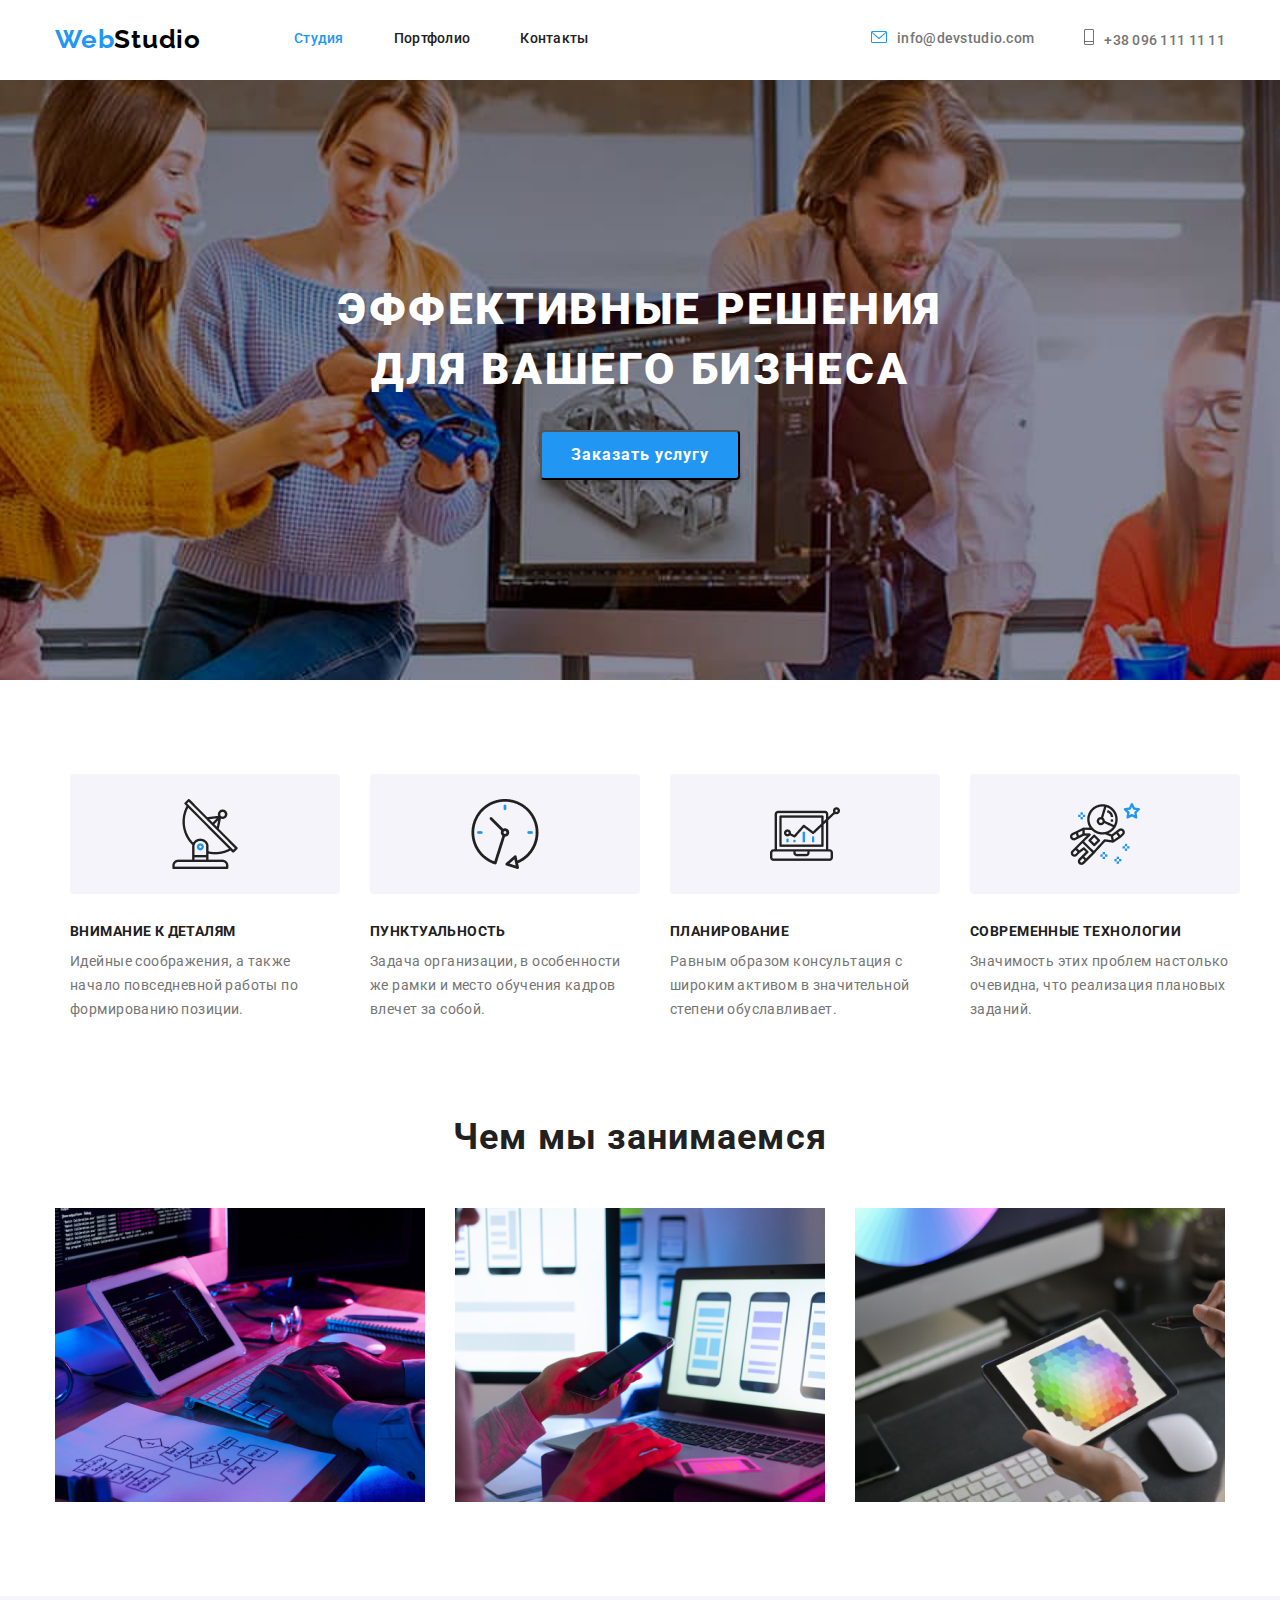
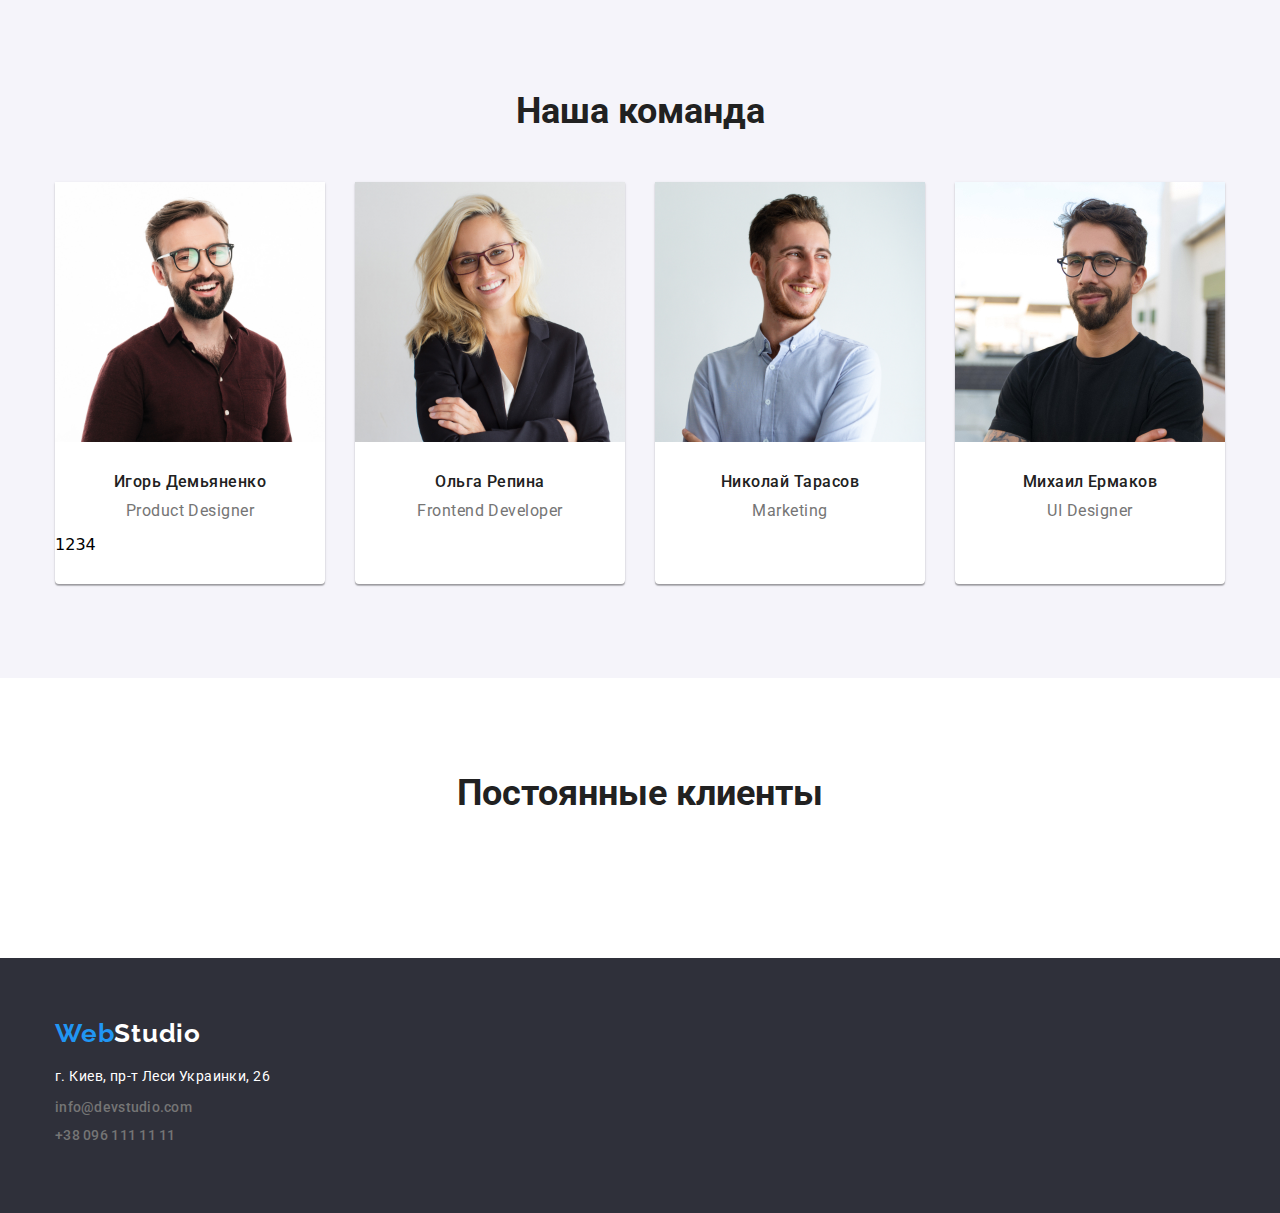
<file: index.html>
<!DOCTYPE html>
<html lang="en">
    <head>
        <meta charset="UTF-8" />
        <meta name="viewport" content="width=device-width, initial-scale=1.0" />
        <title>WebStudio</title>
        <link
            href="https://fonts.googleapis.com/css2?family=Raleway:wght@700&family=Roboto:wght@400;500;700;900&display=swap"
            rel="stylesheet"
        />
        <link
            rel="stylesheet"
            href="https://cdnjs.cloudflare.com/ajax/libs/modern-normalize/1.0.0/modern-normalize.min.css"
        />
        <link rel="stylesheet" href="./css/styles.css" />
    </head>
    <body>
        <header class="page-header">
            <div class="container main-nav">
                <nav class="nav-nav">
                    <a href="./index.html" class="logo">Web<span class="logospan">Studio</span></a>
                    <ul class="site-nav">
                        <li><a href="./index.html" class="link current">Студия</a></li>
                        <li><a href="./portfolio.html" class="link">Портфолио</a></li>
                        <li><a href="" class="link">Контакты</a></li>
                    </ul>
                </nav>

                <ul class="upper-contacts">
                    <li class="item"><a href="mailto:info@devstudio.com" class="contacts">info@devstudio.com</a></li>
                    <li class="item"><a href="tel:+380961111111" class="contacts">+38 096 111 11 11</a></li>
                </ul>
            </div>
        </header>

        <main>
            <section class="hero">
                <div class="container">
                    <h1 class="herotitle">
                        Эффективные решения <br />
                        для вашего бизнеса
                    </h1>
                    <button class="herobutton" type="button">Заказать услугу</button>
                </div>
            </section>
            <section class="description">
                <div class="container">
                    <ul class="description-list">
                        <li class="item details-attention">
                            <h3 class="desctitle">Внимание к деталям</h3>
                            <p class="desctext">
                                Идейные соображения, а также начало повседневной работы по формированию позиции.
                            </p>
                        </li>
                        <li class="item being-ontime">
                            <h3 class="desctitle">Пунктуальность</h3>
                            <p class="desctext">
                                Задача организации, в особенности же рамки и место обучения кадров влечет за собой.
                            </p>
                        </li>
                        <li class="item planning">
                            <h3 class="desctitle">Планирование</h3>
                            <p class="desctext">
                                Равным образом консультация с широким активом в значительной степени обуславливает.
                            </p>
                        </li>
                        <li class="item technologies">
                            <h3 class="desctitle">Современные технологии</h3>
                            <p class="desctext">
                                Значимость этих проблем настолько очевидна, что реализация плановых заданий.
                            </p>
                        </li>
                    </ul>
                </div>
            </section>
            <section class="function">
                <div class="container">
                    <h2 class="functitle">Чем мы занимаемся</h2>
                    <ul class="functitle-list">
                        <li class="functitle-list-item">
                            <img src="./box1.jpg" width="370" height="294" alt="img1" />
                        </li>
                        <li class="functitle-list-item">
                            <img src="./box2.jpg" width="370" height="294" alt="img2" />
                        </li>
                        <li class="functitle-list-item">
                            <img src="./box3.jpg" width="370" height="294" alt="img3" />
                        </li>
                    </ul>
                </div>
            </section>
            <section class="team">
                <div class="container">
                    <h2 class="teamheader">Наша команда</h2>
                    <ul class="flex-container">
                        <li class="flex-item">
                            <img src="./images/img1.jpg" width="270" height="260" alt="Игорь Демьяненко" />
                            <h5 class="teamitem">Игорь Демьяненко</h5>
                            <p class="itemposition">Product Designer</p>
                            <ul class="social-networks">
                                <li class="insta">1</li>
                                <li class="twitter">2</li>
                                <li class="facebook">3</li>
                                <li class="linkedin">4</li>
                            </ul>
                        </li>
                        <li class="flex-item">
                            <img src="./images/img2.jpg" width="270" height="260" alt="Ольга Репина" />
                            <h5 class="teamitem">Ольга Репина</h5>
                            <p class="itemposition">Frontend Developer</p>
                        </li>
                        <li class="flex-item">
                            <img src="./images/img3.jpg" width="270" height="260" alt="Николай Тарасов" />
                            <h5 class="teamitem">Николай Тарасов</h5>
                            <p class="itemposition">Marketing</p>
                        </li>
                        <li class="flex-item">
                            <img src="./images/img4.jpg" width="270" height="260" alt="Михаил Ермаков" />
                            <h5 class="teamitem">Михаил Ермаков</h5>
                            <p class="itemposition">UI Designer</p>
                        </li>
                    </ul>
                </div>
            </section>
            <section class="clients">
                <div class="container">
                    <h2 class="clients-header">Постоянные клиенты</h2>
                </div>
            </section>
        </main>
        <footer class="footer">
            <div class="container">
                <a href="/" class="footerlogo">Web<span class="footerlogospan">Studio</span></a>
                <ul class="footer-list">
                    <li class="footer-list-item"><address class="address">г. Киев, пр-т Леси Украинки, 26</address></li>
                    <li class="footer-list-item">
                        <a href="mailto:info@devstudio.com" class="contacts">info@devstudio.com</a>
                    </li>
                    <li class="footer-list-item"><a href="tel:+380961111111" class="contacts">+38 096 111 11 11</a></li>
                </ul>
            </div>
        </footer>
    </body>
</html>
</file>
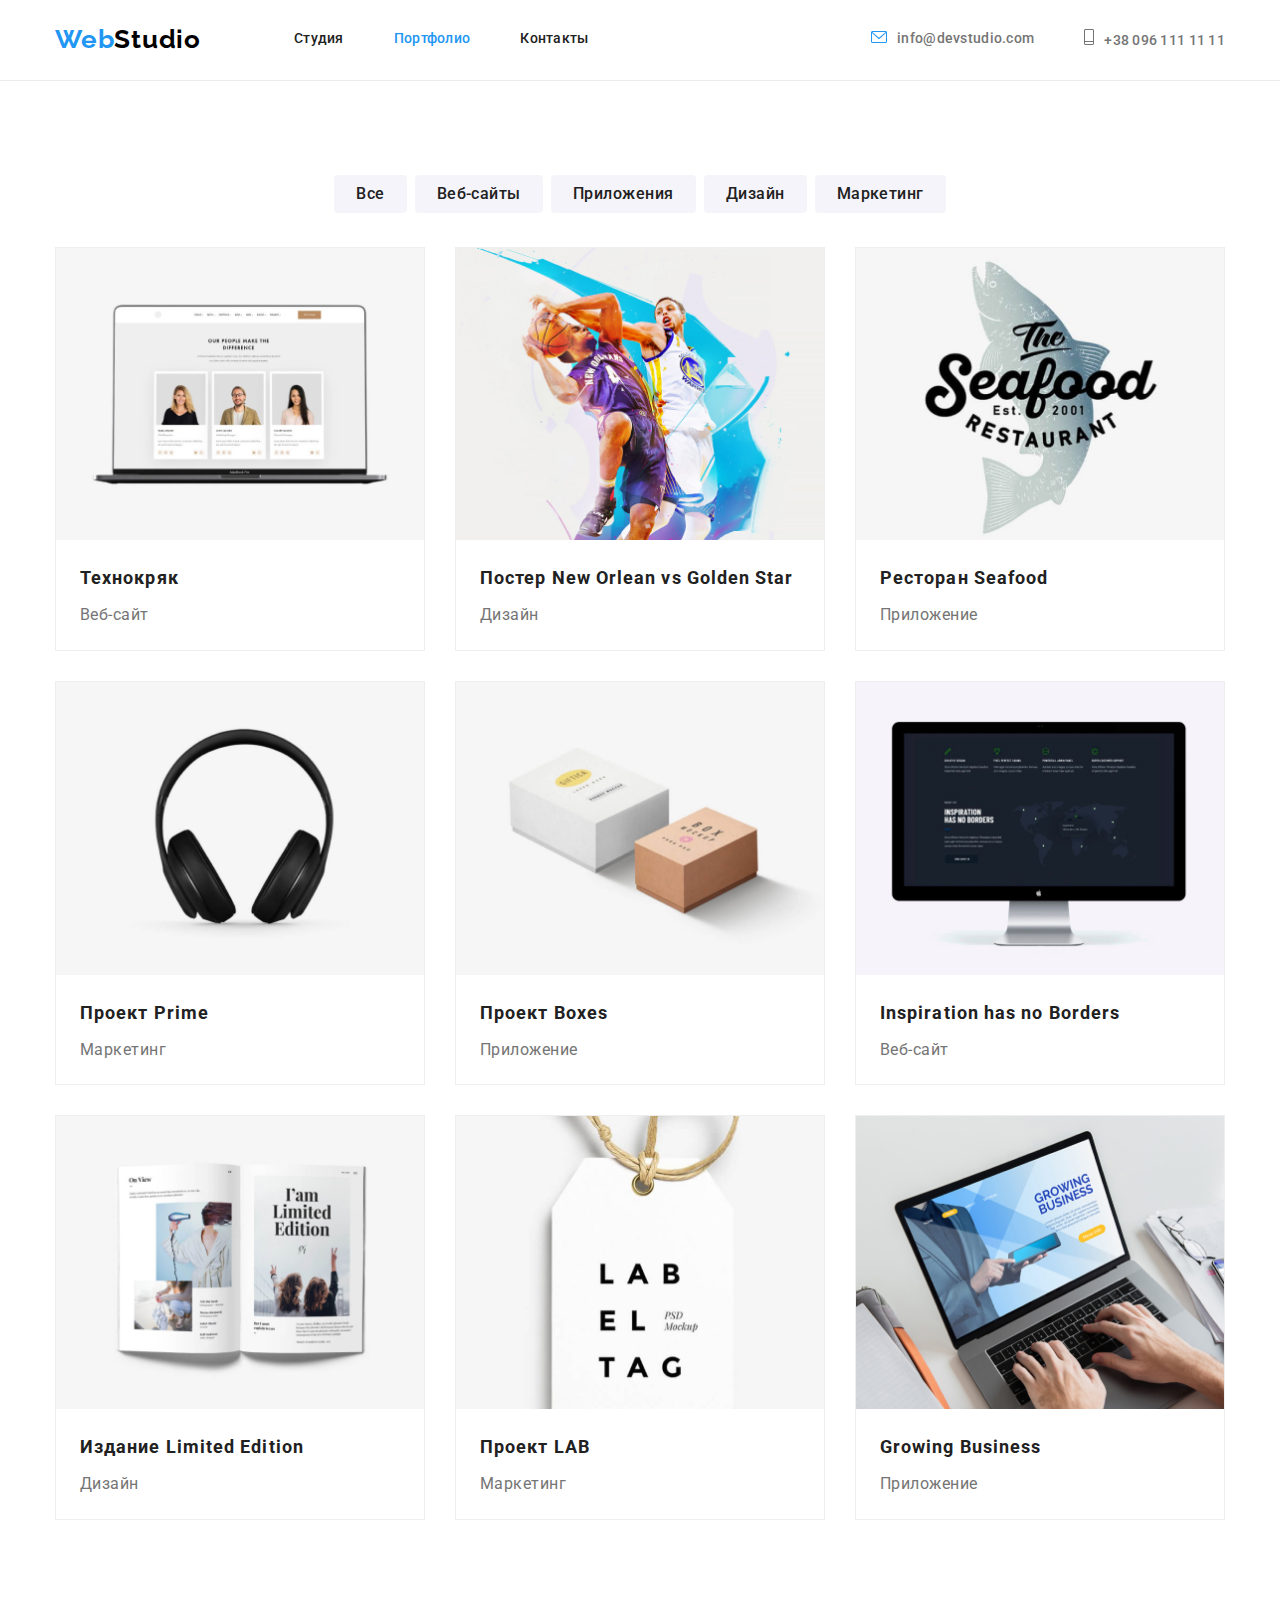
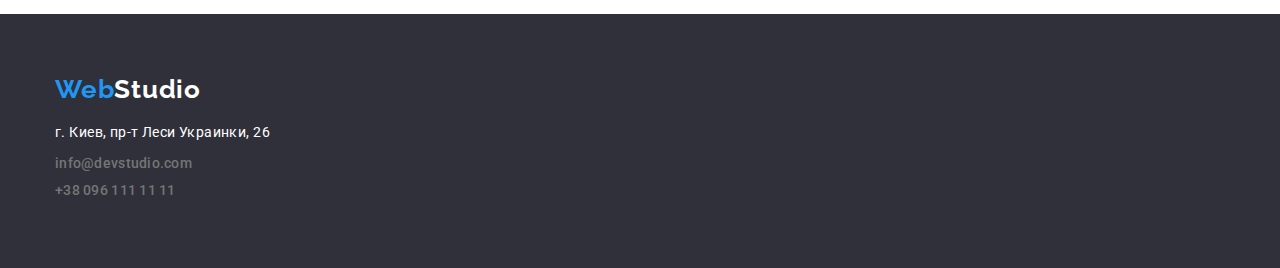
<file: portfolio.html>
<!DOCTYPE html>
<html lang="en">
    <head>
        <meta charset="UTF-8" />
        <meta name="viewport" content="width=device-width, initial-scale=1.0" />
        <title>Portfolio</title>
        <link
            href="https://fonts.googleapis.com/css2?family=Raleway:wght@700&family=Roboto:wght@400;500;700;900&display=swap"
            rel="stylesheet"
        />
        <link
            rel="stylesheet"
            href="https://cdnjs.cloudflare.com/ajax/libs/modern-normalize/1.0.0/modern-normalize.min.css"
        />
        <link rel="stylesheet" href="./css/styles.css" />
    </head>
    <body>
        <header class="page-header border-bottom">
            <div class="container main-nav">
                <nav class="nav-nav">
                    <a href="./index.html" class="logo">Web<span class="logospan">Studio</span></a>
                    <ul class="site-nav">
                        <li class="item"><a href="./index.html" class="link">Студия</a></li>
                        <li class="item"><a href="" class="link current">Портфолио</a></li>
                        <li class="item"><a href="" class="link">Контакты</a></li>
                    </ul>
                </nav>
                <ul class="upper-contacts">
                    <li class="item"><a href="mailto:info@devstudio.com" class="contacts">info@devstudio.com</a></li>
                    <li class="item"><a href="tel:+380961111111" class="contacts">+38 096 111 11 11</a></li>
                </ul>
            </div>
        </header>
        <main>
            <section class="ourprojects">
                <div class="container">
                    <h1></h1>
                    <ul class="project-button-group">
                        <li class="project-button-item">
                            <button class="projectbutton" type="button">Все</button>
                        </li>
                        <li class="project-button-item">
                            <button class="projectbutton" type="button">Веб-сайты</button>
                        </li>
                        <li class="project-button-item">
                            <button class="projectbutton" type="button">Приложения</button>
                        </li>
                        <li class="project-button-item">
                            <button class="projectbutton" type="button">Дизайн</button>
                        </li>
                        <li class="project-button-item">
                            <button class="projectbutton" type="button">Маркетинг</button>
                        </li>
                    </ul>

                    <ul class="projects-info">
                        <li class="project-info-item">
                            <img src="./images/img5.jpg" width="370" height="294" alt="" />
                            <div class="project-info-box">
                                <h5 class="projecthead">Технокряк</h5>
                                <p class="projectdesc">Веб-сайт</p>
                            </div>
                        </li>
                        <li class="project-info-item">
                            <img src="./images/img6.jpg" width="370" height="294" alt="" />
                            <div class="project-info-box">
                                <h5 class="projecthead">Постер New Orlean vs Golden Star</h5>
                                <p class="projectdesc">Дизайн</p>
                            </div>
                        </li>
                        <li class="project-info-item">
                            <img src="./images/img7.jpg" width="370" height="294" alt="" />
                            <div class="project-info-box">
                                <h5 class="projecthead">Ресторан Seafood</h5>
                                <p class="projectdesc">Приложение</p>
                            </div>
                        </li>
                        <li class="project-info-item">
                            <img src="./images/img8.jpg" width="370" height="294" alt="" />
                            <div class="project-info-box">
                                <h5 class="projecthead">Проект Prime</h5>
                                <p class="projectdesc">Маркетинг</p>
                            </div>
                        </li>
                        <li class="project-info-item">
                            <img src="./images/img9.jpg" width="370" height="294" alt="" />
                            <div class="project-info-box">
                                <h5 class="projecthead">Проект Boxes</h5>
                                <p class="projectdesc">Приложение</p>
                            </div>
                        </li>
                        <li class="project-info-item">
                            <img src="./images/img10.jpg" width="370" height="294" alt="" />
                            <div class="project-info-box">
                                <h5 class="projecthead">Inspiration has no Borders</h5>
                                <p class="projectdesc">Веб-сайт</p>
                            </div>
                        </li>
                        <li class="project-info-item">
                            <img src="./images/img11.jpg" width="370" height="294" alt="" />
                            <div class="project-info-box">
                                <h5 class="projecthead">Издание Limited Edition</h5>
                                <p class="projectdesc">Дизайн</p>
                            </div>
                        </li>
                        <li class="project-info-item">
                            <img src="./images/img12.jpg" width="370" height="294" alt="" />
                            <div class="project-info-box">
                                <h5 class="projecthead">Проект LAB</h5>
                                <p class="projectdesc">Маркетинг</p>
                            </div>
                        </li>
                        <li class="project-info-item">
                            <img src="./images/img13.jpg" width="370" height="294" alt="" />
                            <div class="project-info-box">
                                <h5 class="projecthead">Growing Business</h5>
                                <p class="projectdesc">Приложение</p>
                            </div>
                        </li>
                    </ul>
                </div>
            </section>
        </main>
        <footer class="footer">
            <div class="container">
                <a href="/" class="footerlogo">Web<span class="footerlogospan">Studio</span></a>
                <ul class="footer-list">
                    <li class="footer-list-item"><address class="address">г. Киев, пр-т Леси Украинки, 26</address></li>
                    <li class="footer-list-item">
                        <a href="mailto:info@devstudio.com" class="contacts">info@devstudio.com</a>
                    </li>
                    <li class="footer-list-item"><a href="tel:+380961111111" class="contacts">+38 096 111 11 11</a></li>
                </ul>
            </div>
        </footer>
    </body>
</html>
</file>
<file: css/styles.css>
html {
    box-sizing: border-box;
}

*,
*::before,
*::after {
    box-sizing: inherit;
}

:root {
    --main-text-color: #212121;
    --hover-button-color: #2196f3;
    --secondary-color: #757575;
    --white: #ffffff;
    --hero-background-color: #2f303a;
    --secondary-section-background-color: #e5e5e5;
    --team-background-color: #f5f4fa;
}
a {
    text-decoration: none;
}

.list {
    padding: 0;
    margin: 0;
    list-style: none;
}

.container {
    width: 1200px;
    padding-left: 15px;
    padding-right: 15px;
    margin-right: auto;
    margin-left: auto;
}

h1,
h2,
h3,
h4,
h5,
p {
    margin-top: 0;
    margin-bottom: 0;
}

img {
    display: block;
    max-width: 100%;
    height: auto;
}

ul {
    list-style-type: none;
}

.page-header {
    padding-bottom: 25px;
    padding-top: 24px;
}
.main-nav {
    display: flex;
    width: 1200px;
    align-items: center;
    padding-left: 15px;
    padding-right: 15px;
    margin: 0 auto;
}

.logo {
    margin-right: 53px;

    font-family: Raleway, sans-serif;
    font-style: normal;
    font-weight: bold;
    font-size: 26px;
    line-height: 1.19;
    letter-spacing: 0.03em;

    color: var(--hover-button-color);
}

.logospan {
    color: black;
}

.site-nav .link.current {
    color: var(--hover-button-color);
}

.site-nav .link:hover,
focus {
    color: var(--hover-button-color);
}

.site-nav {
    display: flex;
    margin-top: 0;
    margin-bottom: 0;
}

.nav-nav {
    display: flex;
    align-items: center;
}

.site-nav :not(:last-child) {
    margin-right: 50px;
}

.site-nav .link {
    display: block;

    font-family: Roboto, sans-serif;
    font-style: normal;
    font-weight: 500;
    font-size: 14px;
    line-height: 1.14;
    letter-spacing: 0.02em;
    color: var(--main-text-color);
}

.upper-contacts {
    display: flex;
    margin-left: auto;
    margin-top: 0;
    margin-bottom: 0;
}

.upper-contacts .item + .item {
    margin-left: 50px;
}

.upper-contacts .item::before {
    display: inline-block;
    content: "";
    background-size: contain;
    background-repeat: no-repeat;
    margin-right: 10px;
    color: var(--secondary-color);
}

.upper-contacts .item:nth-child(1)::before {
    background-image: url("../images/envelope.svg");
    height: 12px;
    width: 16px;
}

.upper-contacts .item:nth-child(2)::before {
    background-image: url("../images/phone.svg");
    height: 16px;
    width: 10px;
}

.upper-contacts .item::before:hover {
    color: var(--hover-button-color);
}
.contacts {
    font-family: Roboto, sans-serif;
    font-style: normal;
    font-weight: 500;
    font-size: 14px;
    line-height: 16px;
    letter-spacing: 0.02em;
    color: var(--secondary-color);
}
.contacts:hover {
    color: var(--hover-button-color);
}

.border-bottom {
    border-bottom: 1px solid #ececec;
}
.hero {
    background-color: var(--hero-background-color);
    background-image: url("../images/hero-image.jpg");
    background-repeat: no-repeat;
    background-position: center;
    background-size: cover;
    background-attachment: fixed;
    align-items: center;
    height: 600px;
    padding-top: 200px;
    padding-bottom: 200px;
}

.herotitle {
    flex-wrap: wrap;
    margin-left: auto;
    margin-top: auto;
    margin-bottom: 30px;
    margin-right: auto;
    padding-left: auto;
    padding-right: auto;

    font-family: Roboto, sans-serif;
    font-style: normal;
    font-weight: 900;
    font-size: 44px;
    line-height: 1.36;
    text-align: center;
    letter-spacing: 0.06em;
    text-transform: uppercase;
    color: var(--white);
}

.herobutton {
    display: block;
    margin: 0 auto;
    border-radius: 4px;
    min-width: 200px;
    height: 50px;
    text-align: center;

    background: var(--hover-button-color);
    box-shadow: 0px 4px 4px rgba(0, 0, 0, 0.15);

    font-family: Roboto, sans-serif;
    font-style: normal;
    font-weight: bold;
    font-size: 16px;
    line-height: 1.88;
    letter-spacing: 0.06em;
    color: var(--white);
    cursor: pointer;
}

.description {
    padding-top: 94px;
    padding-bottom: 94px;
}
.description-list {
    display: flex;
    flex-wrap: wrap;
    margin-top: 213px;
    align-items: center;
    width: 1200px;
    align-items: center;
    padding-left: 15px;
    padding-right: 15px;
    margin: 0 auto;
}
.description-list .item {
    width: 270px;
}
.description-list .item:not(:last-child) {
    margin-right: 30px;
}

.description-list .item::before {
    display: block;
    content: "";
    height: 120px;
    background-repeat: no-repeat;
    background-position: center;
    background-color: var(--team-background-color);
    border-radius: 4px;
    margin-bottom: 30px;
}

.details-attention::before {
    background-image: url("../images/antenna1.png");
}

.being-ontime::before {
    background-image: url("../images/clock1.png");
}

.planning::before {
    background-image: url("../images/diagram1.png");
}

.technologies::before {
    background-image: url("../images/astronaut1.png");
}
.desctitle {
    margin-bottom: 10px;
    font-family: Roboto, sans-serif;
    font-style: normal;
    font-weight: bold;
    font-size: 14px;
    line-height: 1.14;
    letter-spacing: 0.03em;
    text-transform: uppercase;
    color: var(--main-text-color);
}

.desctext {
    font-family: Roboto, sans-serif;
    font-style: normal;
    font-weight: normal;
    font-size: 14px;
    line-height: 1.71;
    letter-spacing: 0.03em;
    color: var(--secondary-color);
}

.function {
    padding-bottom: 94px;
}

.functitle {
    margin-bottom: 50px;
    font-family: Roboto, sans-serif;
    font-style: normal;
    font-weight: bold;
    font-size: 36px;
    line-height: 1.17;
    text-align: center;
    letter-spacing: 0.03em;
    color: var(--main-text-color);
}

.functitle-list {
    display: flex;
    flex-wrap: wrap;
    align-items: center;
    width: 1200px;
    margin: 0 auto;
    padding-inline-start: 0;
}
.functitle-list-item {
    width: 370px;
}

.functitle-list .functitle-list-item:not(:last-child) {
    margin-right: 30px;
}

.flex-container {
    display: flex;
    flex-wrap: wrap;
    /**align-items: center;**/
    text-align: center;
    width: 1200px;
    padding-left: 0;
    padding-right: 0;
    margin: 0 auto;
}

.team {
    background-color: var(--team-background-color);
    padding-bottom: 94px;
    padding-top: 94px;
}
.teamheader {
    margin: 0;
    margin-bottom: 50px;
    text-align: center;
    font-family: Roboto;
    font-style: normal;
    font-weight: bold;
    font-size: 36px;
    line-height: 42px;
    text-align: center;
    letter-spacing: 1.17;
    color: var(--main-text-color);
}
.flex-item {
    width: 270px;
    /**padding-bottom: 30px;**/
    background: var(--white);
    box-shadow: 0px 1px 3px rgba(0, 0, 0, 0.12), 0px 1px 1px rgba(0, 0, 0, 0.14), 0px 2px 1px rgba(0, 0, 0, 0.2);
    border-radius: 0px 0px 4px 4px;
}
.flex-container .flex-item:not(:last-child) {
    margin-right: 30px;
}
.teamitem {
    margin-top: 30px;
    margin-bottom: 10px;
    font-family: Roboto, sans-serif;
    font-style: normal;
    font-weight: 500;
    font-size: 16px;
    line-height: 1.19;
    letter-spacing: 0.03em;
    color: var(--main-text-color);
}

.itemposition {
    margin-top: 0;
    margin-bottom: 0;
    font-family: Roboto, sans-serif;
    font-style: normal;
    font-weight: normal;
    font-size: 16px;
    line-height: 1.19;
    letter-spacing: 0.03em;
    color: var(--secondary-color);
}

.clients {
    padding-bottom: 94px;
    padding-top: 94px;
}
.clients-header {
    margin: 0;
    margin-bottom: 50px;
    text-align: center;
    font-family: Roboto;
    font-style: normal;
    font-weight: bold;
    font-size: 36px;
    line-height: 42px;
    text-align: center;
    letter-spacing: 1.17;
    color: var(--main-text-color);
}

.social-networks {
    display: flex;
    flex-wrap: wrap;
    margin: 0 auto;
    margin-top: 16px;
    margin-bottom: 30px;
    align-items: center;
    padding-inline-start: 0;
}
.footer {
    display: flex;
    flex-wrap: wrap;
    align-items: left;
    padding-top: 60px;
    padding-bottom: 60px;
    background-color: var(--hero-background-color);
}

.footerlogo {
    margin-bottom: 20px;
    font-family: Raleway, sans-serif;
    font-style: normal;
    font-weight: bold;
    font-size: 26px;
    line-height: 1.19;
    letter-spacing: 0.03em;
    color: var(--hover-button-color);
}

.footerlogospan {
    color: var(--white);
}
.footer-list {
    display: flex;
    flex-wrap: wrap;
    align-items: center;
    text-align: left;
    width: 231px;
    /**margin-top: 20px;**/
    margin-right: auto;
    margin-bottom: 0;
    margin-left: 0;
    padding-inline-start: 0px;
}

.footer-list-item {
    margin-bottom: 9px;
}
.address {
    font-family: Roboto, sans-serif;
    font-style: normal;
    font-weight: normal;
    font-size: 14px;
    line-height: 1.71;
    letter-spacing: 0.03em;
    color: var(--white);
}

.mail,
.tel {
    margin-bottom: 9px;
    font-family: Roboto, sans-serif;
    font-style: normal;
    font-weight: normal;
    font-size: 14px;
    line-height: 1.71;
    letter-spacing: 0.03em;
    color: rgba(255, 255, 255, 0.6);
}

.mail:hover,
.tel:hover {
    color: var(--hover-button-color);
}

.ourprojects {
    display: flex;
    flex-wrap: wrap;
    padding-top: 94px;
    padding-bottom: 94px;
    padding-left: 0;
    padding-right: 0;
    margin: 0 auto;
    align-items: center;
}
.project-button-group {
    display: flex;
    flex-wrap: wrap;
    margin-top: 0;
    margin-bottom: 34px;
    margin-left: auto;
    margin-right: auto;
    padding-left: 0;
    justify-content: center;
}

.projectbutton {
    padding: 6px 22px;

    font-family: Roboto, sans-serif;
    font-style: normal;
    font-weight: 500;
    font-size: 16px;
    line-height: 1.62;
    text-align: center;
    letter-spacing: 0.03em;
    color: var(--main-text-color);
    background: var(--team-background-color);
    border-radius: 4px;
    border: 0;
}

.project-button-item:not(:last-child) {
    margin-right: 8px;
}

.projects-info {
    display: flex;
    flex-wrap: wrap;
    align-items: center;
    text-align: center;
    width: 1200px;
    padding-left: 0;
    padding-right: 0;
    margin: 0 auto;
}
.project-info-item {
    width: 370px;
    margin-right: 30px;
    margin-bottom: 30px;
    border: 1px solid #eeeeee;
}

.project-info-item:nth-child(3n) {
    margin-right: 0;
}

.project-info-item:nth-last-child(-n + 3) {
    margin-bottom: 0;
}

.project-info-box {
    padding: 20px 24px;
}
.projecthead {
    margin-bottom: 4px;
    margin-right: auto;

    font-family: Roboto, sans-serif;
    font-style: normal;
    font-weight: bold;
    font-size: 18px;
    line-height: 2;
    letter-spacing: 0.06em;
    text-align: left;
    color: var(--main-text-color);
}

.projectdesc {
    /**margin-top: 0;
    margin-bottom: 20;
    margin-left: 24px;
    margin-right: auto;**/
    text-align: left;

    font-family: Roboto, sans-serif;
    font-style: normal;
    font-weight: normal;
    font-size: 16px;
    line-height: 1.87;
    letter-spacing: 0.03em;
    color: var(--secondary-color);
}

.projectbutton:hover {
    background-color: var(--hover-button-color);
    color: var(--white);
    cursor: pointer;
}
</file>
